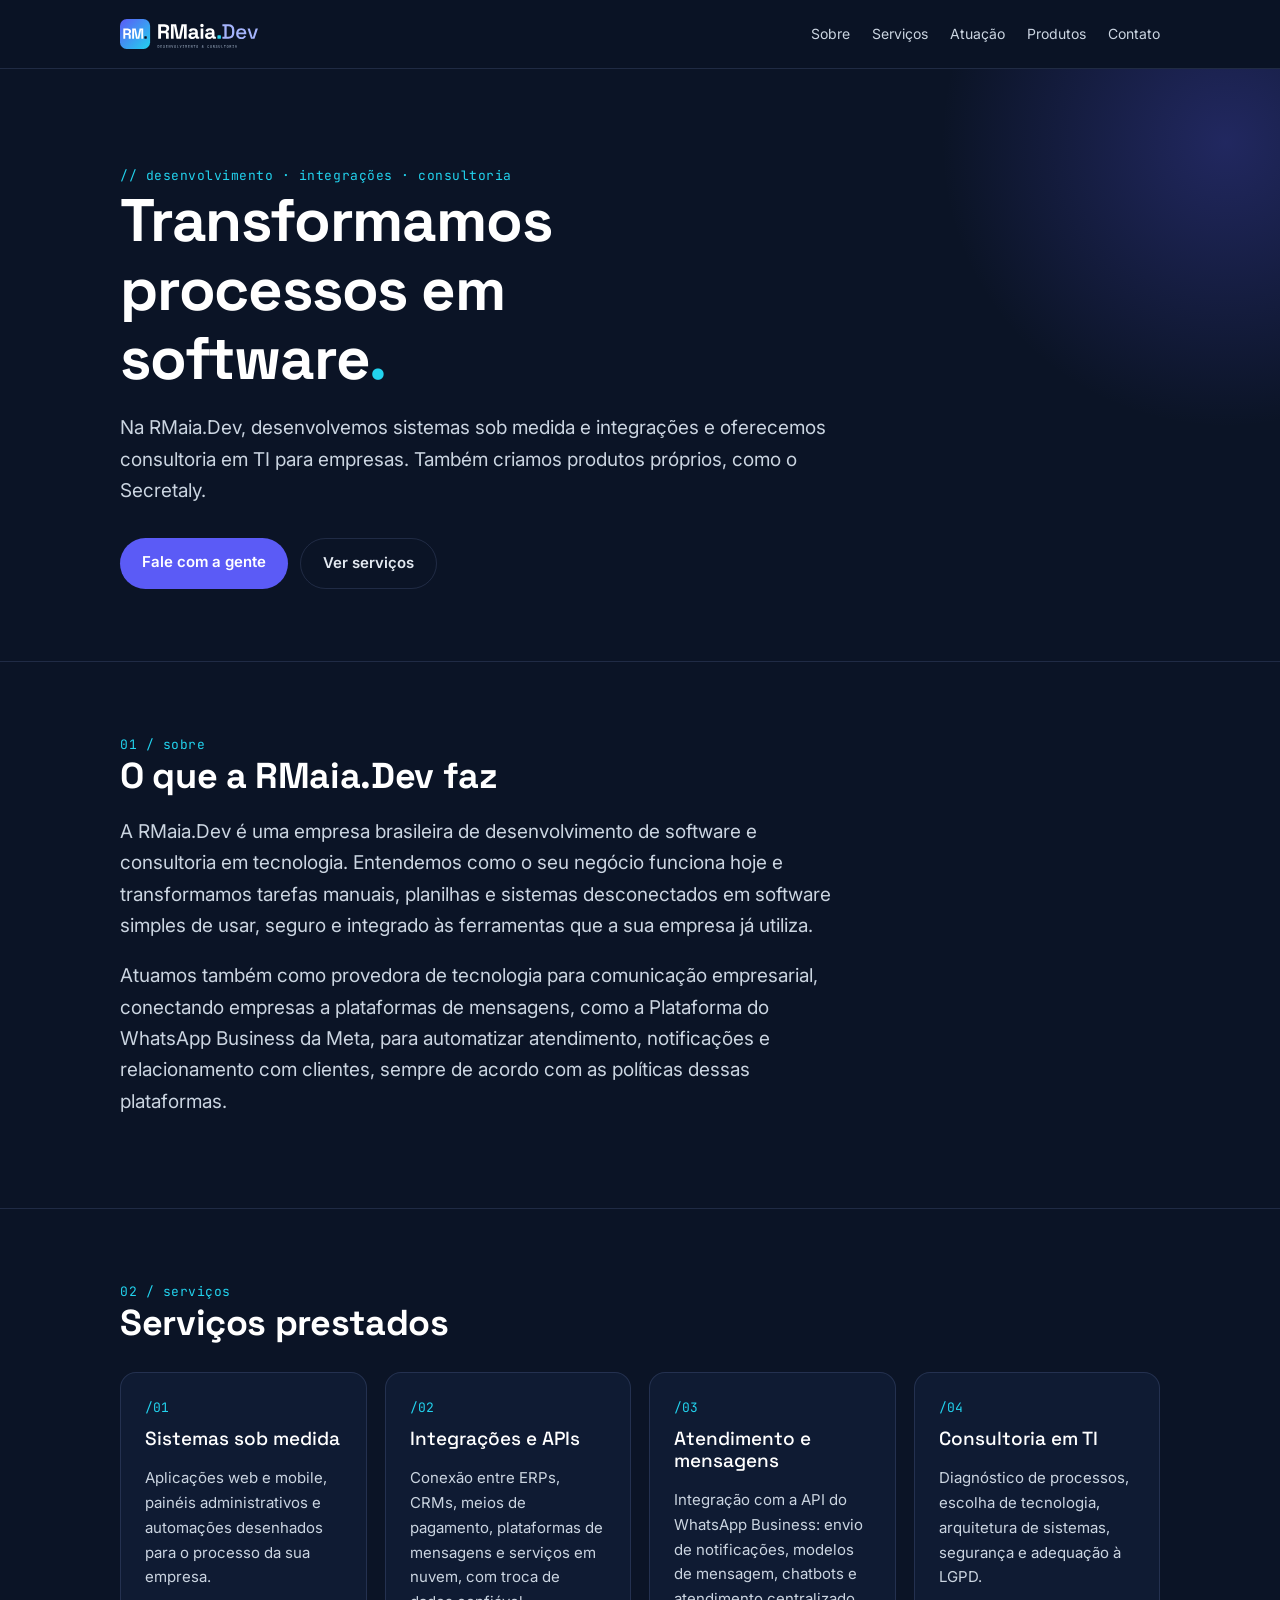
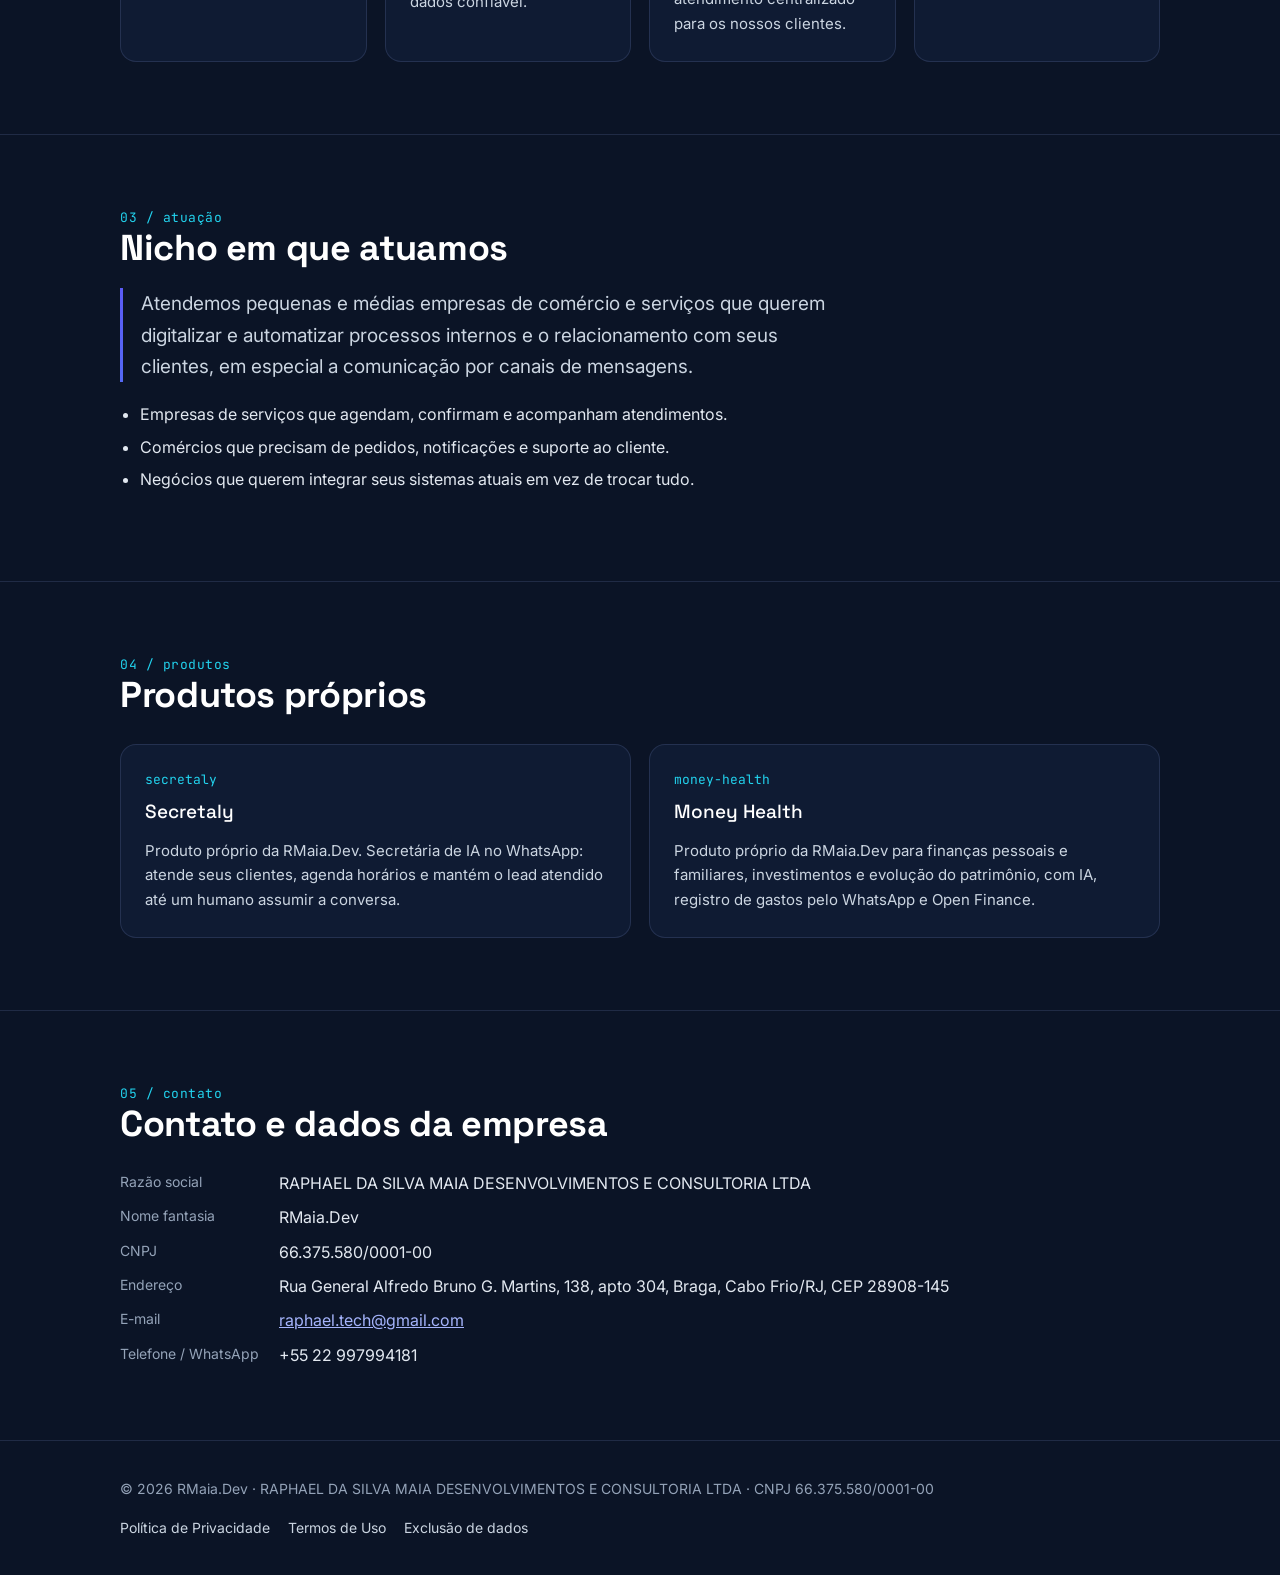
<file: index.html>
<!doctype html>
<html lang="pt-BR">
<head>
<meta charset="utf-8">
<meta name="viewport" content="width=device-width, initial-scale=1">
<title>RMaia.Dev | Software sob medida e integrações</title>
<meta name="description" content="Transformamos processos em software. Sistemas sob medida, integrações e consultoria em TI para empresas.">
<link rel="icon" href="favicon.ico" sizes="any">
<link rel="icon" href="favicon.svg" type="image/svg+xml">
<link rel="apple-touch-icon" href="apple-touch-icon.png">
<meta name="theme-color" content="#0B1426">
<link rel="preconnect" href="https://fonts.googleapis.com">
<link rel="preconnect" href="https://fonts.gstatic.com" crossorigin>
<link href="https://fonts.googleapis.com/css2?family=Space+Grotesk:wght@400;500;700&family=Inter:wght@400;500;600&family=JetBrains+Mono:wght@400;500&display=swap" rel="stylesheet">
<link rel="stylesheet" href="assets/style.css">
</head>
<body>
<header class="topo"><div class="wrap">
  <a class="logo" href="index.html"><img src="assets/logo-horizontal-escuro.svg" alt="RMaia.Dev" width="139" height="30"></a>
  <nav class="menu">
    <a href="index.html#sobre">Sobre</a><a href="index.html#servicos">Serviços</a><a href="index.html#atuacao">Atuação</a><a href="index.html#produtos">Produtos</a><a href="index.html#contato">Contato</a>
  </nav>
</div></header>
<main>

<div class="hero"><div class="wrap">
  <div class="selo">// desenvolvimento · integrações · consultoria</div>
  <h1>Transformamos processos em software<span class="ponto">.</span></h1>
  <p class="lead">Na RMaia.Dev, desenvolvemos sistemas sob medida e integrações e oferecemos consultoria em TI para empresas. Também criamos produtos próprios, como o Secretaly.</p>
  <div class="botoes">
    <a class="btn" href="index.html#contato">Fale com a gente</a>
    <a class="btn sec" href="index.html#servicos">Ver serviços</a>
  </div>
</div></div>

<section id="sobre"><div class="wrap">
  <div class="selo">01 / sobre</div>
  <h2>O que a RMaia.Dev faz</h2>
  <p class="lead">A RMaia.Dev é uma empresa brasileira de desenvolvimento de software e consultoria em tecnologia. Entendemos como o seu negócio funciona hoje e transformamos tarefas manuais, planilhas e sistemas desconectados em software simples de usar, seguro e integrado às ferramentas que a sua empresa já utiliza.</p>
  <p class="lead">Atuamos também como provedora de tecnologia para comunicação empresarial, conectando empresas a plataformas de mensagens, como a Plataforma do WhatsApp Business da Meta, para automatizar atendimento, notificações e relacionamento com clientes, sempre de acordo com as políticas dessas plataformas.</p>
</div></section>

<section id="servicos"><div class="wrap">
  <div class="selo">02 / serviços</div>
  <h2>Serviços prestados</h2>
  <div class="grade">
    <div class="card"><span class="num">/01</span><h3>Sistemas sob medida</h3><p>Aplicações web e mobile, painéis administrativos e automações desenhados para o processo da sua empresa.</p></div>
    <div class="card"><span class="num">/02</span><h3>Integrações e APIs</h3><p>Conexão entre ERPs, CRMs, meios de pagamento, plataformas de mensagens e serviços em nuvem, com troca de dados confiável.</p></div>
    <div class="card"><span class="num">/03</span><h3>Atendimento e mensagens</h3><p>Integração com a API do WhatsApp Business: envio de notificações, modelos de mensagem, chatbots e atendimento centralizado para os nossos clientes.</p></div>
    <div class="card"><span class="num">/04</span><h3>Consultoria em TI</h3><p>Diagnóstico de processos, escolha de tecnologia, arquitetura de sistemas, segurança e adequação à LGPD.</p></div>
  </div>
</div></section>

<section id="atuacao"><div class="wrap">
  <div class="selo">03 / atuação</div>
  <h2>Nicho em que atuamos</h2>
  <p class="lead destaque">Atendemos pequenas e médias empresas de comércio e serviços que querem digitalizar e automatizar processos internos e o relacionamento com seus clientes, em especial a comunicação por canais de mensagens.</p>
  <ul class="lista">
    <li>Empresas de serviços que agendam, confirmam e acompanham atendimentos.</li>
    <li>Comércios que precisam de pedidos, notificações e suporte ao cliente.</li>
    <li>Negócios que querem integrar seus sistemas atuais em vez de trocar tudo.</li>
  </ul>
</div></section>

<section id="produtos"><div class="wrap">
  <div class="selo">04 / produtos</div>
  <h2>Produtos próprios</h2>
  <div class="grade">
    <div class="card"><span class="num">secretaly</span><h3>Secretaly</h3><p>Produto próprio da RMaia.Dev. Secretária de IA no WhatsApp: atende seus clientes, agenda horários e mantém o lead atendido até um humano assumir a conversa.</p></div>
    <div class="card"><span class="num">money-health</span><h3>Money Health</h3><p>Produto próprio da RMaia.Dev para finanças pessoais e familiares, investimentos e evolução do patrimônio, com IA, registro de gastos pelo WhatsApp e Open Finance.</p></div>
  </div>
</div></section>

<section id="contato"><div class="wrap">
  <div class="selo">05 / contato</div>
  <h2>Contato e dados da empresa</h2>
  <dl class="dados">
    <dt>Razão social</dt><dd>RAPHAEL DA SILVA MAIA DESENVOLVIMENTOS E CONSULTORIA LTDA</dd>
    <dt>Nome fantasia</dt><dd>RMaia.Dev</dd>
    <dt>CNPJ</dt><dd>66.375.580/0001-00</dd>
    <dt>Endereço</dt><dd>Rua General Alfredo Bruno G. Martins, 138, apto 304, Braga, Cabo Frio/RJ, CEP 28908-145</dd>
    <dt>E-mail</dt><dd><a href="mailto:raphael.tech@gmail.com">raphael.tech@gmail.com</a></dd>
    <dt>Telefone / WhatsApp</dt><dd>+55 22 997994181</dd>
  </dl>
</div></section>

</main>
<footer class="rodape"><div class="wrap">
  <div>© 2026 RMaia.Dev · RAPHAEL DA SILVA MAIA DESENVOLVIMENTOS E CONSULTORIA LTDA · CNPJ 66.375.580/0001-00</div>
  <nav>
    <a href="privacidade.html">Política de Privacidade</a>
    <a href="termos.html">Termos de Uso</a>
    <a href="exclusao-de-dados.html">Exclusão de dados</a>
  </nav>
</div></footer>
</body>
</html>
</file>
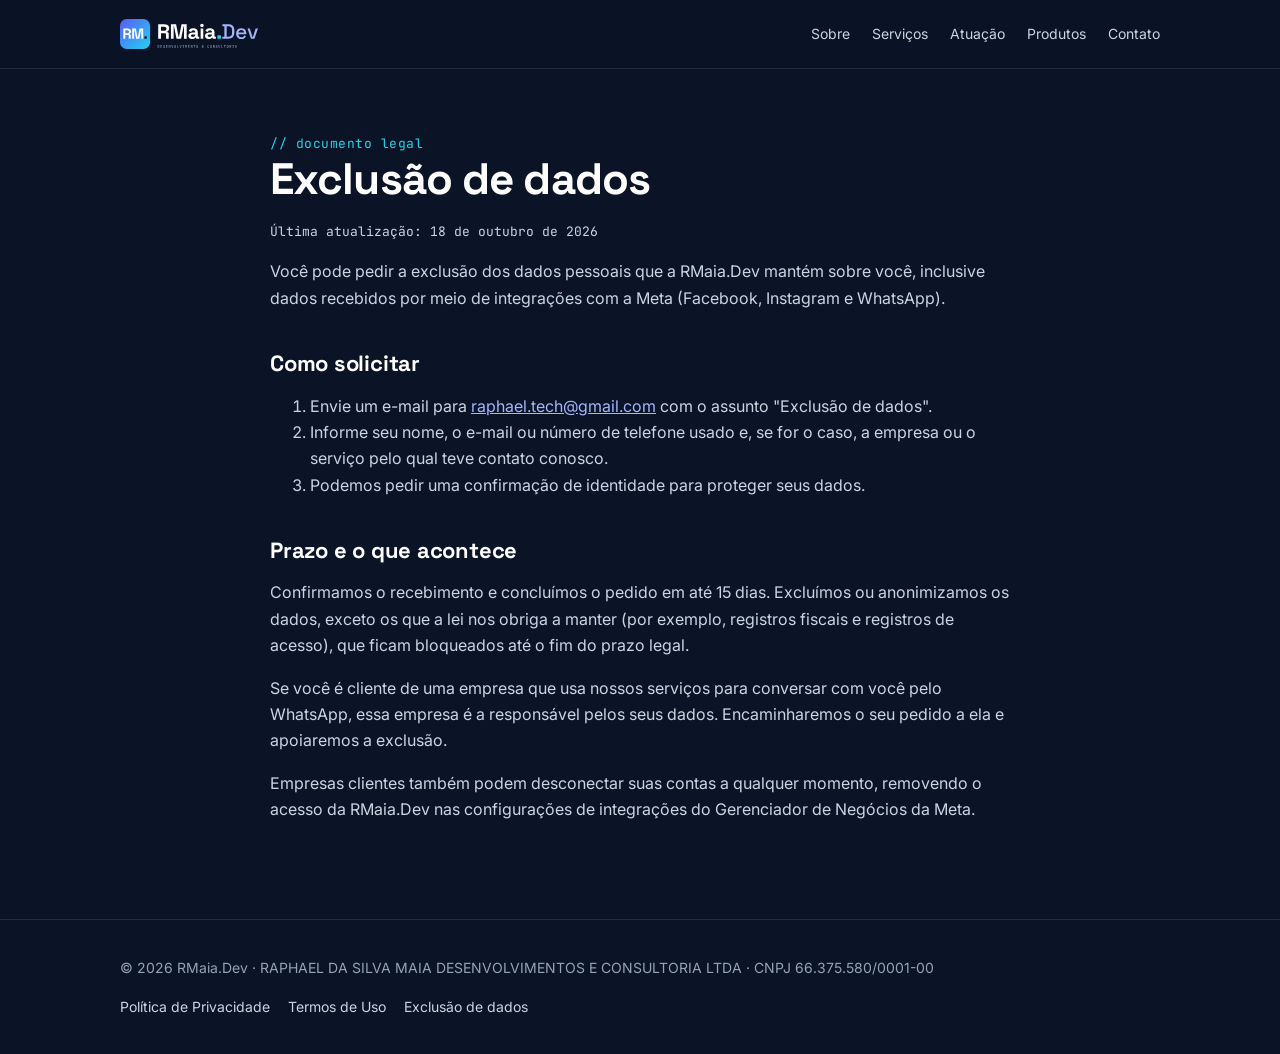
<file: exclusao-de-dados.html>
<!doctype html>
<html lang="pt-BR">
<head>
<meta charset="utf-8">
<meta name="viewport" content="width=device-width, initial-scale=1">
<title>Exclusão de dados | RMaia.Dev</title>
<meta name="description" content="Como solicitar a exclusão dos seus dados pessoais na RMaia.Dev.">
<link rel="icon" href="favicon.ico" sizes="any">
<link rel="icon" href="favicon.svg" type="image/svg+xml">
<link rel="apple-touch-icon" href="apple-touch-icon.png">
<meta name="theme-color" content="#0B1426">
<link rel="preconnect" href="https://fonts.googleapis.com">
<link rel="preconnect" href="https://fonts.gstatic.com" crossorigin>
<link href="https://fonts.googleapis.com/css2?family=Space+Grotesk:wght@400;500;700&family=Inter:wght@400;500;600&family=JetBrains+Mono:wght@400;500&display=swap" rel="stylesheet">
<link rel="stylesheet" href="assets/style.css">
</head>
<body>
<header class="topo"><div class="wrap">
  <a class="logo" href="index.html"><img src="assets/logo-horizontal-escuro.svg" alt="RMaia.Dev" width="139" height="30"></a>
  <nav class="menu">
    <a href="index.html#sobre">Sobre</a><a href="index.html#servicos">Serviços</a><a href="index.html#atuacao">Atuação</a><a href="index.html#produtos">Produtos</a><a href="index.html#contato">Contato</a>
  </nav>
</div></header>
<main>

<div class="legal"><div class="wrap">
<div class="selo">// documento legal</div>
<h1>Exclusão de dados</h1>
<p class="atualizado">Última atualização: 18 de outubro de 2026</p>
<p>Você pode pedir a exclusão dos dados pessoais que a RMaia.Dev mantém sobre você, inclusive dados recebidos por meio de integrações com a Meta (Facebook, Instagram e WhatsApp).</p>
<h2>Como solicitar</h2>
<ol>
<li>Envie um e-mail para <a href="mailto:raphael.tech@gmail.com?subject=Exclus%C3%A3o%20de%20dados">raphael.tech@gmail.com</a> com o assunto "Exclusão de dados".</li>
<li>Informe seu nome, o e-mail ou número de telefone usado e, se for o caso, a empresa ou o serviço pelo qual teve contato conosco.</li>
<li>Podemos pedir uma confirmação de identidade para proteger seus dados.</li>
</ol>
<h2>Prazo e o que acontece</h2>
<p>Confirmamos o recebimento e concluímos o pedido em até 15 dias. Excluímos ou anonimizamos os dados, exceto os que a lei nos obriga a manter (por exemplo, registros fiscais e registros de acesso), que ficam bloqueados até o fim do prazo legal.</p>
<p>Se você é cliente de uma empresa que usa nossos serviços para conversar com você pelo WhatsApp, essa empresa é a responsável pelos seus dados. Encaminharemos o seu pedido a ela e apoiaremos a exclusão.</p>
<p>Empresas clientes também podem desconectar suas contas a qualquer momento, removendo o acesso da RMaia.Dev nas configurações de integrações do Gerenciador de Negócios da Meta.</p>
</div></div>

</main>
<footer class="rodape"><div class="wrap">
  <div>© 2026 RMaia.Dev · RAPHAEL DA SILVA MAIA DESENVOLVIMENTOS E CONSULTORIA LTDA · CNPJ 66.375.580/0001-00</div>
  <nav>
    <a href="privacidade.html">Política de Privacidade</a>
    <a href="termos.html">Termos de Uso</a>
    <a href="exclusao-de-dados.html">Exclusão de dados</a>
  </nav>
</div></footer>
</body>
</html>
</file>
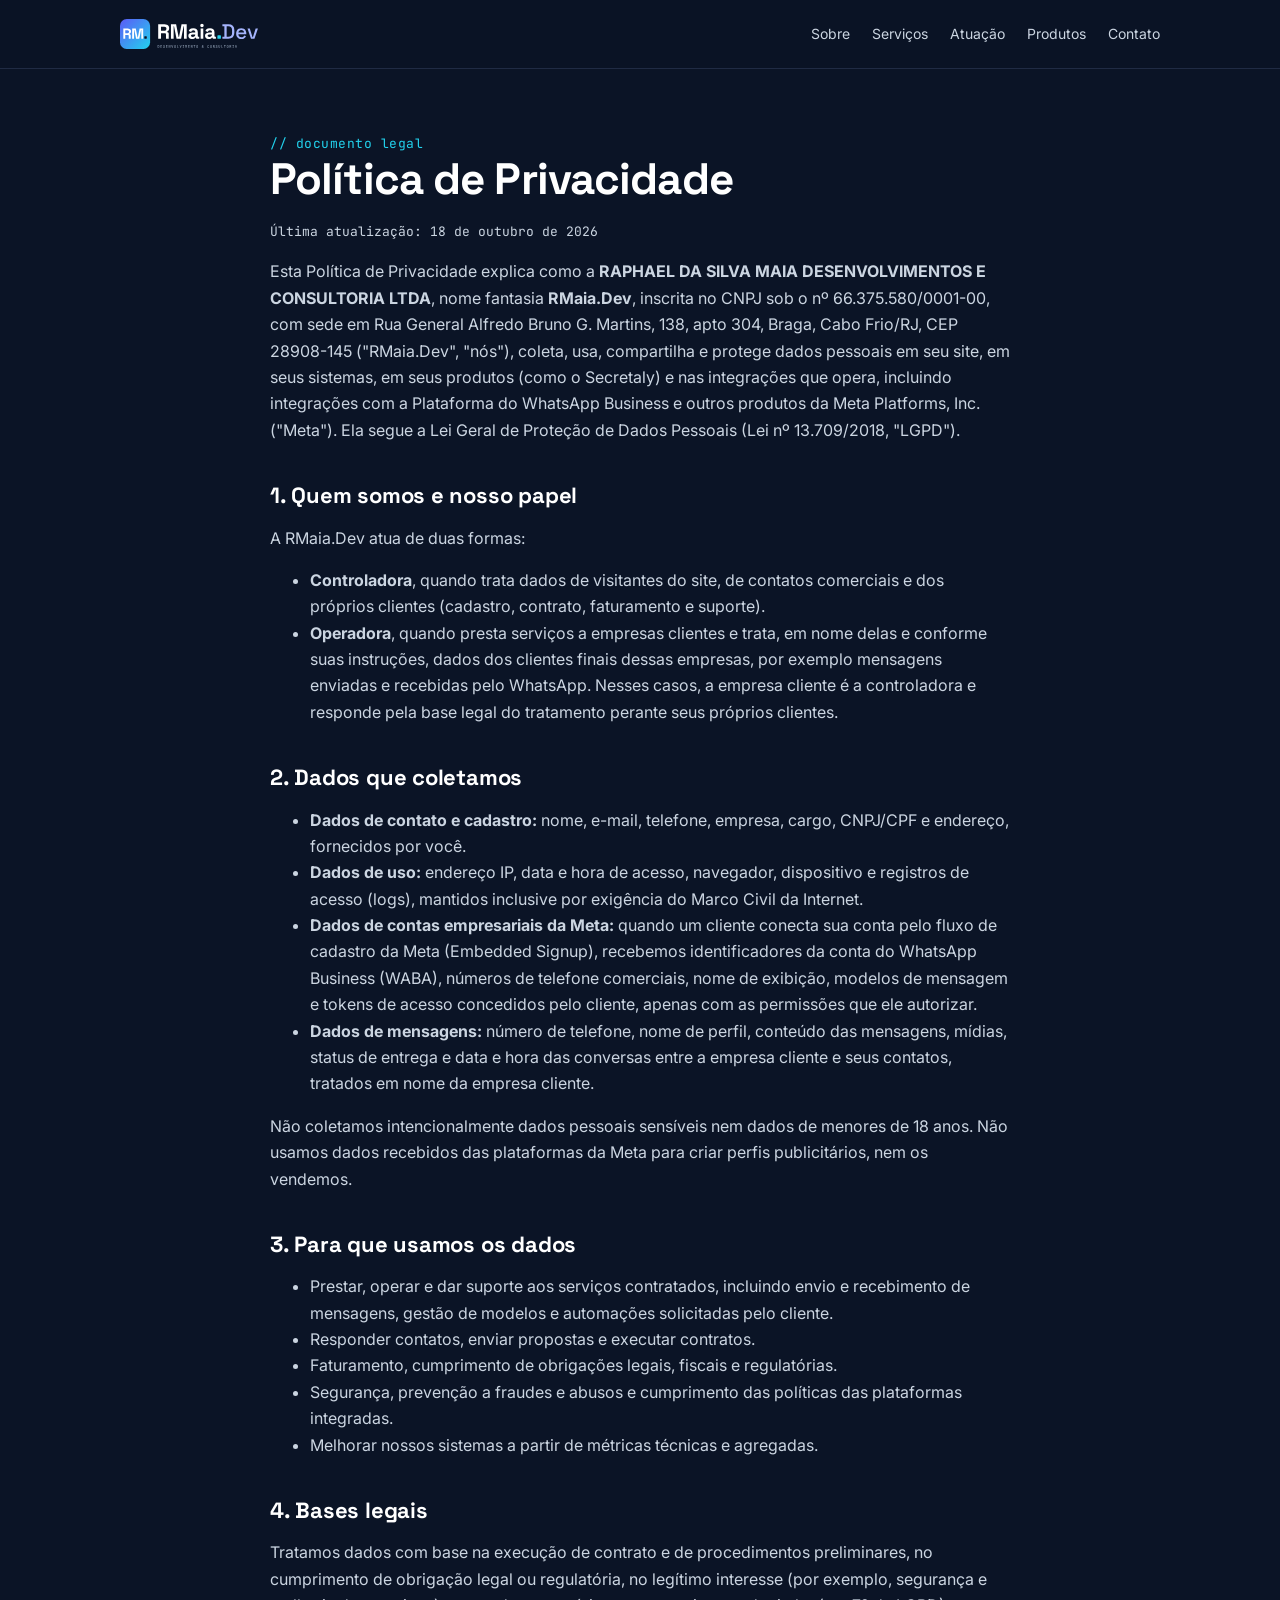
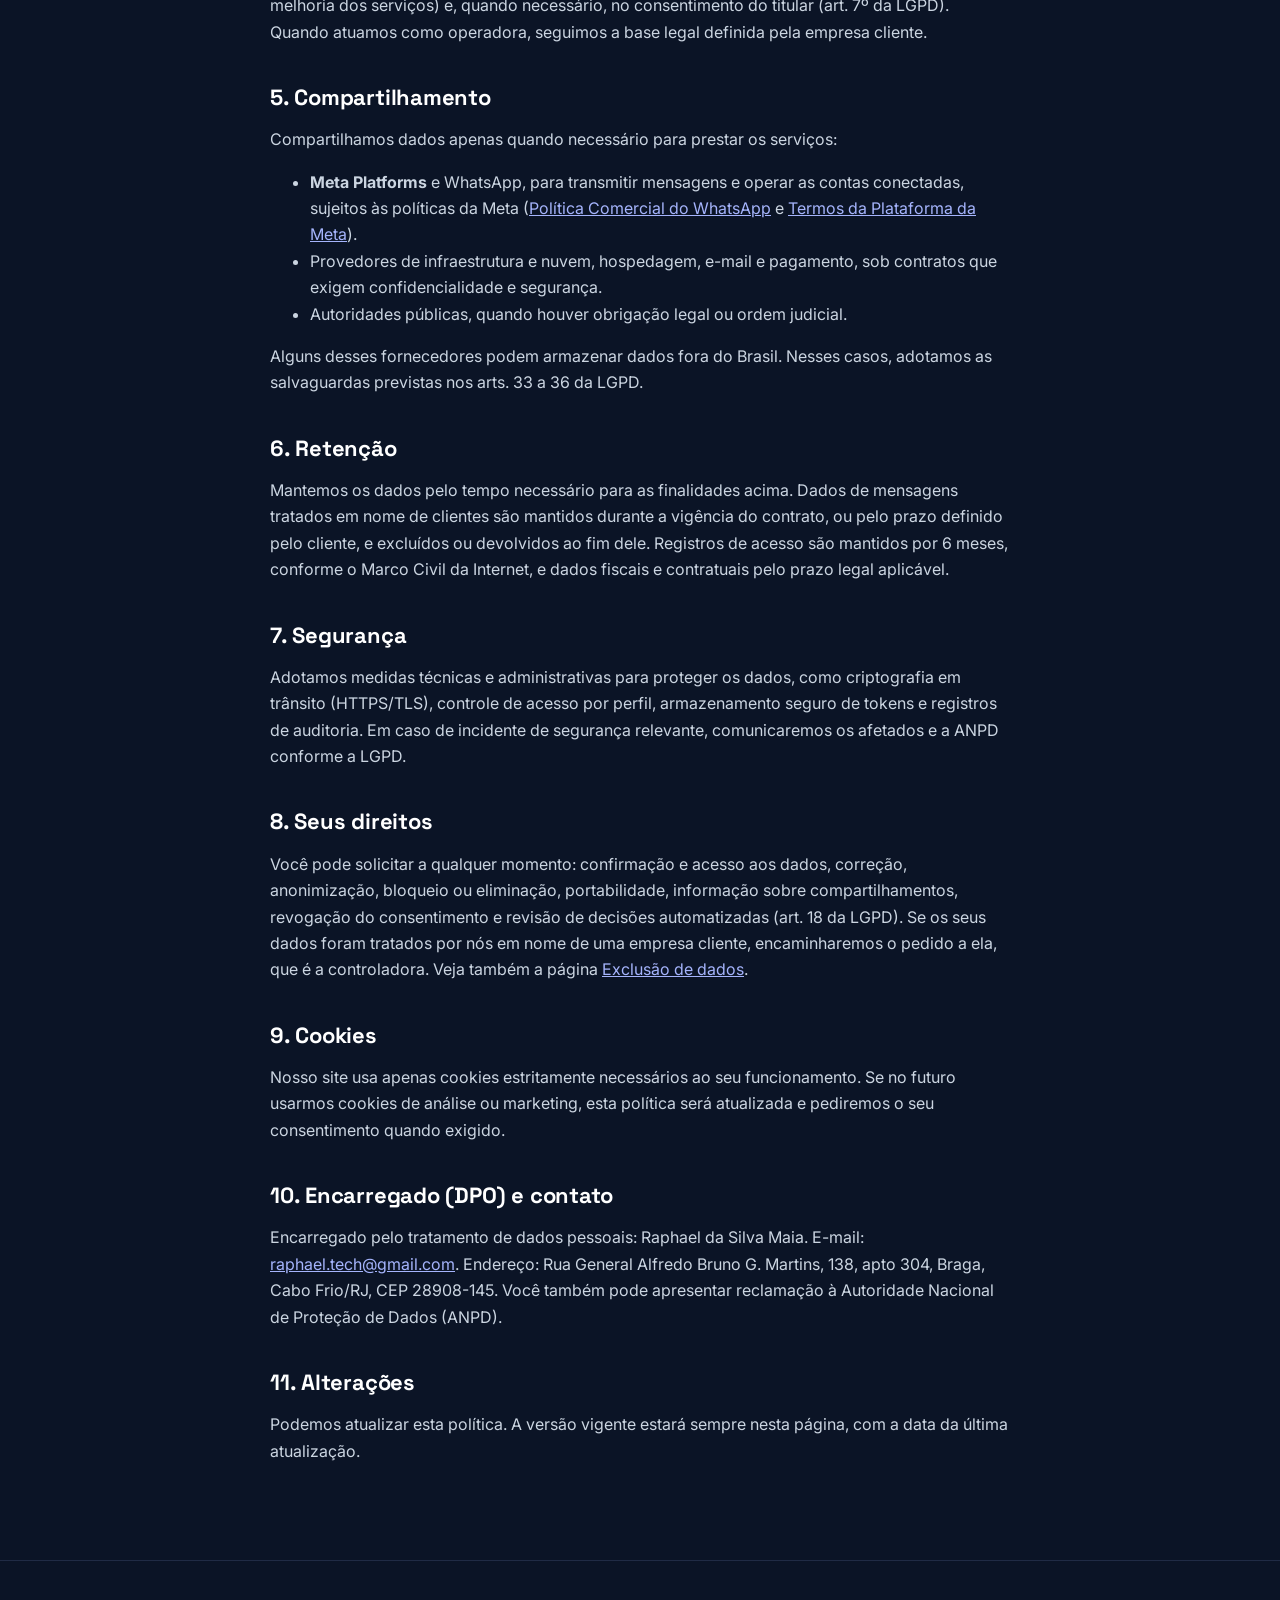
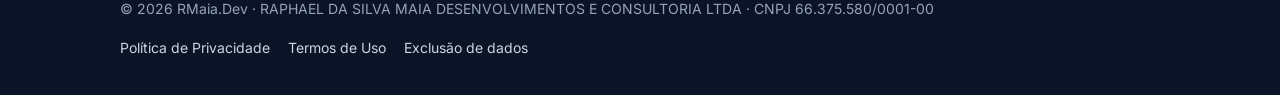
<file: privacidade.html>
<!doctype html>
<html lang="pt-BR">
<head>
<meta charset="utf-8">
<meta name="viewport" content="width=device-width, initial-scale=1">
<title>Política de Privacidade | RMaia.Dev</title>
<meta name="description" content="Política de Privacidade da RMaia.Dev, de acordo com a LGPD.">
<link rel="icon" href="favicon.ico" sizes="any">
<link rel="icon" href="favicon.svg" type="image/svg+xml">
<link rel="apple-touch-icon" href="apple-touch-icon.png">
<meta name="theme-color" content="#0B1426">
<link rel="preconnect" href="https://fonts.googleapis.com">
<link rel="preconnect" href="https://fonts.gstatic.com" crossorigin>
<link href="https://fonts.googleapis.com/css2?family=Space+Grotesk:wght@400;500;700&family=Inter:wght@400;500;600&family=JetBrains+Mono:wght@400;500&display=swap" rel="stylesheet">
<link rel="stylesheet" href="assets/style.css">
</head>
<body>
<header class="topo"><div class="wrap">
  <a class="logo" href="index.html"><img src="assets/logo-horizontal-escuro.svg" alt="RMaia.Dev" width="139" height="30"></a>
  <nav class="menu">
    <a href="index.html#sobre">Sobre</a><a href="index.html#servicos">Serviços</a><a href="index.html#atuacao">Atuação</a><a href="index.html#produtos">Produtos</a><a href="index.html#contato">Contato</a>
  </nav>
</div></header>
<main>

<div class="legal"><div class="wrap">
<div class="selo">// documento legal</div>
<h1>Política de Privacidade</h1>
<p class="atualizado">Última atualização: 18 de outubro de 2026</p>

<p>Esta Política de Privacidade explica como a <strong>RAPHAEL DA SILVA MAIA DESENVOLVIMENTOS E CONSULTORIA LTDA</strong>, nome fantasia <strong>RMaia.Dev</strong>, inscrita no CNPJ sob o nº 66.375.580/0001-00, com sede em Rua General Alfredo Bruno G. Martins, 138, apto 304, Braga, Cabo Frio/RJ, CEP 28908-145 ("RMaia.Dev", "nós"), coleta, usa, compartilha e protege dados pessoais em seu site, em seus sistemas, em seus produtos (como o Secretaly) e nas integrações que opera, incluindo integrações com a Plataforma do WhatsApp Business e outros produtos da Meta Platforms, Inc. ("Meta"). Ela segue a Lei Geral de Proteção de Dados Pessoais (Lei nº 13.709/2018, "LGPD").</p>

<h2>1. Quem somos e nosso papel</h2>
<p>A RMaia.Dev atua de duas formas:</p>
<ul>
<li><strong>Controladora</strong>, quando trata dados de visitantes do site, de contatos comerciais e dos próprios clientes (cadastro, contrato, faturamento e suporte).</li>
<li><strong>Operadora</strong>, quando presta serviços a empresas clientes e trata, em nome delas e conforme suas instruções, dados dos clientes finais dessas empresas, por exemplo mensagens enviadas e recebidas pelo WhatsApp. Nesses casos, a empresa cliente é a controladora e responde pela base legal do tratamento perante seus próprios clientes.</li>
</ul>

<h2>2. Dados que coletamos</h2>
<ul>
<li><strong>Dados de contato e cadastro:</strong> nome, e-mail, telefone, empresa, cargo, CNPJ/CPF e endereço, fornecidos por você.</li>
<li><strong>Dados de uso:</strong> endereço IP, data e hora de acesso, navegador, dispositivo e registros de acesso (logs), mantidos inclusive por exigência do Marco Civil da Internet.</li>
<li><strong>Dados de contas empresariais da Meta:</strong> quando um cliente conecta sua conta pelo fluxo de cadastro da Meta (Embedded Signup), recebemos identificadores da conta do WhatsApp Business (WABA), números de telefone comerciais, nome de exibição, modelos de mensagem e tokens de acesso concedidos pelo cliente, apenas com as permissões que ele autorizar.</li>
<li><strong>Dados de mensagens:</strong> número de telefone, nome de perfil, conteúdo das mensagens, mídias, status de entrega e data e hora das conversas entre a empresa cliente e seus contatos, tratados em nome da empresa cliente.</li>
</ul>
<p>Não coletamos intencionalmente dados pessoais sensíveis nem dados de menores de 18 anos. Não usamos dados recebidos das plataformas da Meta para criar perfis publicitários, nem os vendemos.</p>

<h2>3. Para que usamos os dados</h2>
<ul>
<li>Prestar, operar e dar suporte aos serviços contratados, incluindo envio e recebimento de mensagens, gestão de modelos e automações solicitadas pelo cliente.</li>
<li>Responder contatos, enviar propostas e executar contratos.</li>
<li>Faturamento, cumprimento de obrigações legais, fiscais e regulatórias.</li>
<li>Segurança, prevenção a fraudes e abusos e cumprimento das políticas das plataformas integradas.</li>
<li>Melhorar nossos sistemas a partir de métricas técnicas e agregadas.</li>
</ul>

<h2>4. Bases legais</h2>
<p>Tratamos dados com base na execução de contrato e de procedimentos preliminares, no cumprimento de obrigação legal ou regulatória, no legítimo interesse (por exemplo, segurança e melhoria dos serviços) e, quando necessário, no consentimento do titular (art. 7º da LGPD). Quando atuamos como operadora, seguimos a base legal definida pela empresa cliente.</p>

<h2>5. Compartilhamento</h2>
<p>Compartilhamos dados apenas quando necessário para prestar os serviços:</p>
<ul>
<li><strong>Meta Platforms</strong> e WhatsApp, para transmitir mensagens e operar as contas conectadas, sujeitos às políticas da Meta (<a href="https://www.whatsapp.com/legal/business-policy/" rel="noopener">Política Comercial do WhatsApp</a> e <a href="https://developers.facebook.com/terms/" rel="noopener">Termos da Plataforma da Meta</a>).</li>
<li>Provedores de infraestrutura e nuvem, hospedagem, e-mail e pagamento, sob contratos que exigem confidencialidade e segurança.</li>
<li>Autoridades públicas, quando houver obrigação legal ou ordem judicial.</li>
</ul>
<p>Alguns desses fornecedores podem armazenar dados fora do Brasil. Nesses casos, adotamos as salvaguardas previstas nos arts. 33 a 36 da LGPD.</p>

<h2>6. Retenção</h2>
<p>Mantemos os dados pelo tempo necessário para as finalidades acima. Dados de mensagens tratados em nome de clientes são mantidos durante a vigência do contrato, ou pelo prazo definido pelo cliente, e excluídos ou devolvidos ao fim dele. Registros de acesso são mantidos por 6 meses, conforme o Marco Civil da Internet, e dados fiscais e contratuais pelo prazo legal aplicável.</p>

<h2>7. Segurança</h2>
<p>Adotamos medidas técnicas e administrativas para proteger os dados, como criptografia em trânsito (HTTPS/TLS), controle de acesso por perfil, armazenamento seguro de tokens e registros de auditoria. Em caso de incidente de segurança relevante, comunicaremos os afetados e a ANPD conforme a LGPD.</p>

<h2>8. Seus direitos</h2>
<p>Você pode solicitar a qualquer momento: confirmação e acesso aos dados, correção, anonimização, bloqueio ou eliminação, portabilidade, informação sobre compartilhamentos, revogação do consentimento e revisão de decisões automatizadas (art. 18 da LGPD). Se os seus dados foram tratados por nós em nome de uma empresa cliente, encaminharemos o pedido a ela, que é a controladora. Veja também a página <a href="exclusao-de-dados.html">Exclusão de dados</a>.</p>

<h2>9. Cookies</h2>
<p>Nosso site usa apenas cookies estritamente necessários ao seu funcionamento. Se no futuro usarmos cookies de análise ou marketing, esta política será atualizada e pediremos o seu consentimento quando exigido.</p>

<h2>10. Encarregado (DPO) e contato</h2>
<p>Encarregado pelo tratamento de dados pessoais: Raphael da Silva Maia. E-mail: <a href="mailto:raphael.tech@gmail.com">raphael.tech@gmail.com</a>. Endereço: Rua General Alfredo Bruno G. Martins, 138, apto 304, Braga, Cabo Frio/RJ, CEP 28908-145. Você também pode apresentar reclamação à Autoridade Nacional de Proteção de Dados (ANPD).</p>

<h2>11. Alterações</h2>
<p>Podemos atualizar esta política. A versão vigente estará sempre nesta página, com a data da última atualização.</p>
</div></div>

</main>
<footer class="rodape"><div class="wrap">
  <div>© 2026 RMaia.Dev · RAPHAEL DA SILVA MAIA DESENVOLVIMENTOS E CONSULTORIA LTDA · CNPJ 66.375.580/0001-00</div>
  <nav>
    <a href="privacidade.html">Política de Privacidade</a>
    <a href="termos.html">Termos de Uso</a>
    <a href="exclusao-de-dados.html">Exclusão de dados</a>
  </nav>
</div></footer>
</body>
</html>
</file>
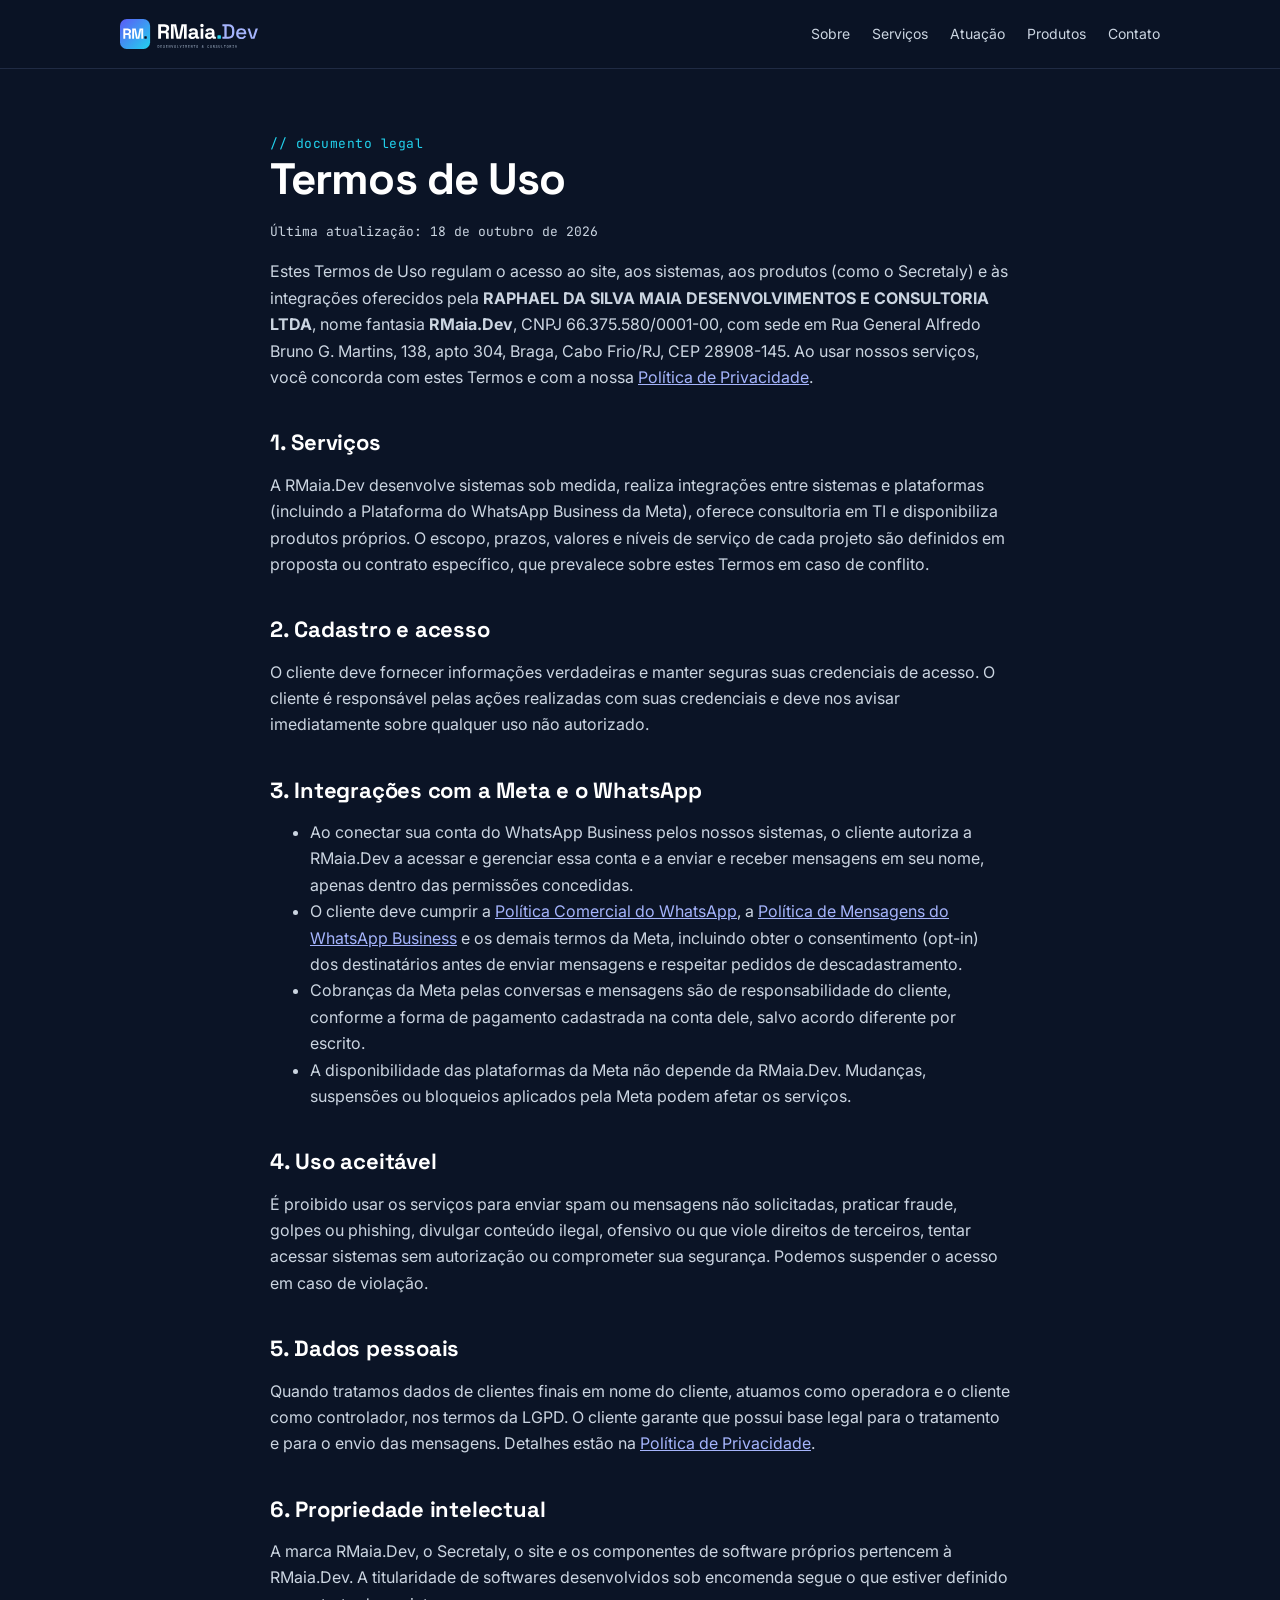
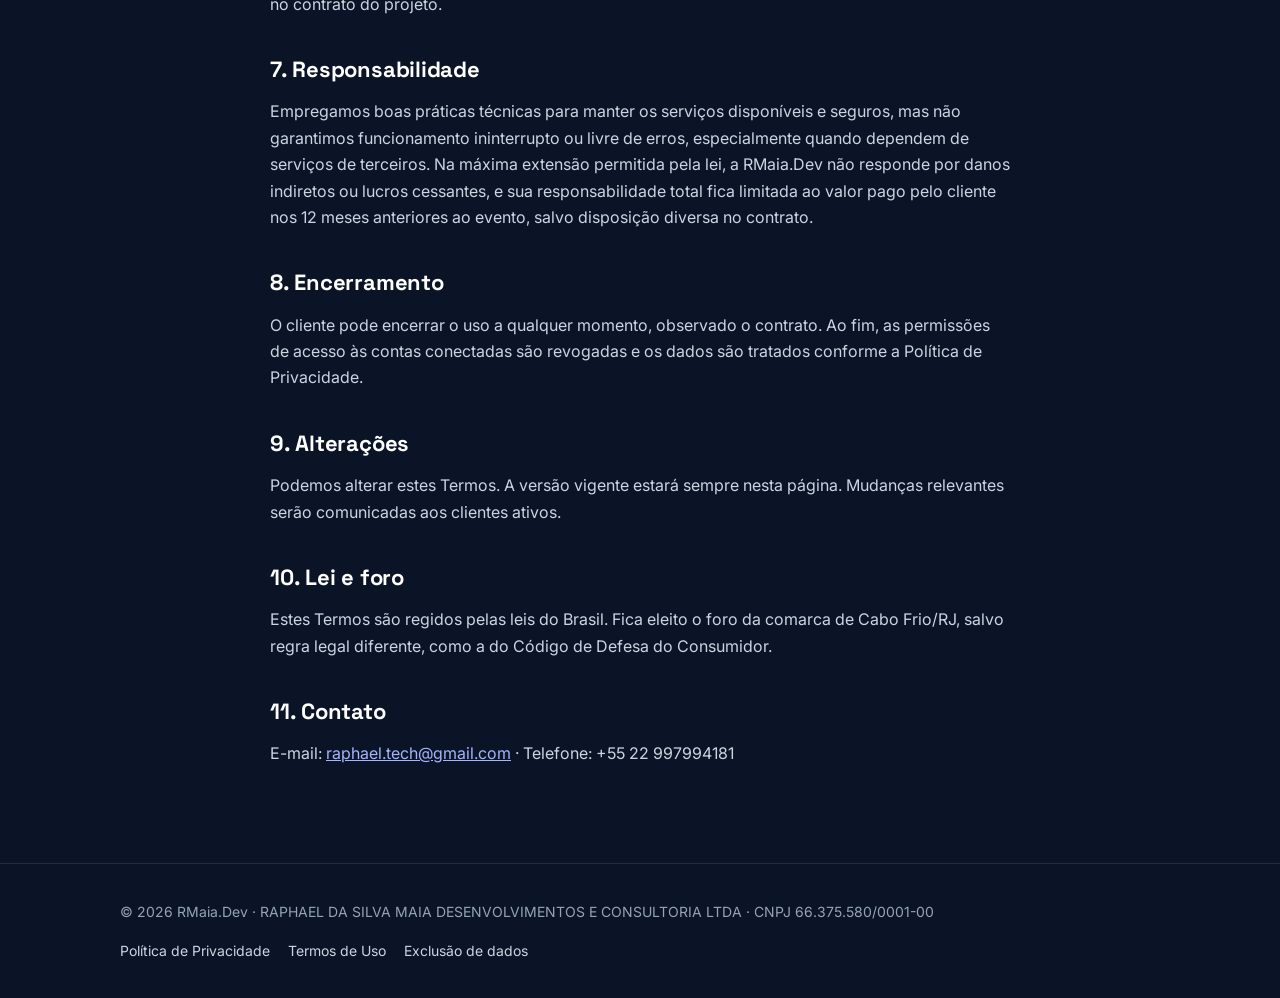
<file: termos.html>
<!doctype html>
<html lang="pt-BR">
<head>
<meta charset="utf-8">
<meta name="viewport" content="width=device-width, initial-scale=1">
<title>Termos de Uso | RMaia.Dev</title>
<meta name="description" content="Termos de Uso do site, sistemas e serviços da RMaia.Dev.">
<link rel="icon" href="favicon.ico" sizes="any">
<link rel="icon" href="favicon.svg" type="image/svg+xml">
<link rel="apple-touch-icon" href="apple-touch-icon.png">
<meta name="theme-color" content="#0B1426">
<link rel="preconnect" href="https://fonts.googleapis.com">
<link rel="preconnect" href="https://fonts.gstatic.com" crossorigin>
<link href="https://fonts.googleapis.com/css2?family=Space+Grotesk:wght@400;500;700&family=Inter:wght@400;500;600&family=JetBrains+Mono:wght@400;500&display=swap" rel="stylesheet">
<link rel="stylesheet" href="assets/style.css">
</head>
<body>
<header class="topo"><div class="wrap">
  <a class="logo" href="index.html"><img src="assets/logo-horizontal-escuro.svg" alt="RMaia.Dev" width="139" height="30"></a>
  <nav class="menu">
    <a href="index.html#sobre">Sobre</a><a href="index.html#servicos">Serviços</a><a href="index.html#atuacao">Atuação</a><a href="index.html#produtos">Produtos</a><a href="index.html#contato">Contato</a>
  </nav>
</div></header>
<main>

<div class="legal"><div class="wrap">
<div class="selo">// documento legal</div>
<h1>Termos de Uso</h1>
<p class="atualizado">Última atualização: 18 de outubro de 2026</p>

<p>Estes Termos de Uso regulam o acesso ao site, aos sistemas, aos produtos (como o Secretaly) e às integrações oferecidos pela <strong>RAPHAEL DA SILVA MAIA DESENVOLVIMENTOS E CONSULTORIA LTDA</strong>, nome fantasia <strong>RMaia.Dev</strong>, CNPJ 66.375.580/0001-00, com sede em Rua General Alfredo Bruno G. Martins, 138, apto 304, Braga, Cabo Frio/RJ, CEP 28908-145. Ao usar nossos serviços, você concorda com estes Termos e com a nossa <a href="privacidade.html">Política de Privacidade</a>.</p>

<h2>1. Serviços</h2>
<p>A RMaia.Dev desenvolve sistemas sob medida, realiza integrações entre sistemas e plataformas (incluindo a Plataforma do WhatsApp Business da Meta), oferece consultoria em TI e disponibiliza produtos próprios. O escopo, prazos, valores e níveis de serviço de cada projeto são definidos em proposta ou contrato específico, que prevalece sobre estes Termos em caso de conflito.</p>

<h2>2. Cadastro e acesso</h2>
<p>O cliente deve fornecer informações verdadeiras e manter seguras suas credenciais de acesso. O cliente é responsável pelas ações realizadas com suas credenciais e deve nos avisar imediatamente sobre qualquer uso não autorizado.</p>

<h2>3. Integrações com a Meta e o WhatsApp</h2>
<ul>
<li>Ao conectar sua conta do WhatsApp Business pelos nossos sistemas, o cliente autoriza a RMaia.Dev a acessar e gerenciar essa conta e a enviar e receber mensagens em seu nome, apenas dentro das permissões concedidas.</li>
<li>O cliente deve cumprir a <a href="https://www.whatsapp.com/legal/business-policy/" rel="noopener">Política Comercial do WhatsApp</a>, a <a href="https://business.whatsapp.com/policy" rel="noopener">Política de Mensagens do WhatsApp Business</a> e os demais termos da Meta, incluindo obter o consentimento (opt-in) dos destinatários antes de enviar mensagens e respeitar pedidos de descadastramento.</li>
<li>Cobranças da Meta pelas conversas e mensagens são de responsabilidade do cliente, conforme a forma de pagamento cadastrada na conta dele, salvo acordo diferente por escrito.</li>
<li>A disponibilidade das plataformas da Meta não depende da RMaia.Dev. Mudanças, suspensões ou bloqueios aplicados pela Meta podem afetar os serviços.</li>
</ul>

<h2>4. Uso aceitável</h2>
<p>É proibido usar os serviços para enviar spam ou mensagens não solicitadas, praticar fraude, golpes ou phishing, divulgar conteúdo ilegal, ofensivo ou que viole direitos de terceiros, tentar acessar sistemas sem autorização ou comprometer sua segurança. Podemos suspender o acesso em caso de violação.</p>

<h2>5. Dados pessoais</h2>
<p>Quando tratamos dados de clientes finais em nome do cliente, atuamos como operadora e o cliente como controlador, nos termos da LGPD. O cliente garante que possui base legal para o tratamento e para o envio das mensagens. Detalhes estão na <a href="privacidade.html">Política de Privacidade</a>.</p>

<h2>6. Propriedade intelectual</h2>
<p>A marca RMaia.Dev, o Secretaly, o site e os componentes de software próprios pertencem à RMaia.Dev. A titularidade de softwares desenvolvidos sob encomenda segue o que estiver definido no contrato do projeto.</p>

<h2>7. Responsabilidade</h2>
<p>Empregamos boas práticas técnicas para manter os serviços disponíveis e seguros, mas não garantimos funcionamento ininterrupto ou livre de erros, especialmente quando dependem de serviços de terceiros. Na máxima extensão permitida pela lei, a RMaia.Dev não responde por danos indiretos ou lucros cessantes, e sua responsabilidade total fica limitada ao valor pago pelo cliente nos 12 meses anteriores ao evento, salvo disposição diversa no contrato.</p>

<h2>8. Encerramento</h2>
<p>O cliente pode encerrar o uso a qualquer momento, observado o contrato. Ao fim, as permissões de acesso às contas conectadas são revogadas e os dados são tratados conforme a Política de Privacidade.</p>

<h2>9. Alterações</h2>
<p>Podemos alterar estes Termos. A versão vigente estará sempre nesta página. Mudanças relevantes serão comunicadas aos clientes ativos.</p>

<h2>10. Lei e foro</h2>
<p>Estes Termos são regidos pelas leis do Brasil. Fica eleito o foro da comarca de Cabo Frio/RJ, salvo regra legal diferente, como a do Código de Defesa do Consumidor.</p>

<h2>11. Contato</h2>
<p>E-mail: <a href="mailto:raphael.tech@gmail.com">raphael.tech@gmail.com</a> · Telefone: +55 22 997994181</p>
</div></div>

</main>
<footer class="rodape"><div class="wrap">
  <div>© 2026 RMaia.Dev · RAPHAEL DA SILVA MAIA DESENVOLVIMENTOS E CONSULTORIA LTDA · CNPJ 66.375.580/0001-00</div>
  <nav>
    <a href="privacidade.html">Política de Privacidade</a>
    <a href="termos.html">Termos de Uso</a>
    <a href="exclusao-de-dados.html">Exclusão de dados</a>
  </nav>
</div></footer>
</body>
</html>
</file>
<file: assets/style.css>
:root {
  --rm-noite: #0B1426;
  --rm-indigo: #5B5BF6;
  --rm-ciano: #22D3EE;
  --rm-lavanda: #A5B4FC;
  --rm-ardosia: #94A3B8;
  --rm-branco: #FFFFFF;
  --rm-superficie: #0F1B33;
  --rm-borda: rgba(165, 180, 252, 0.14);
  --rm-gradiente: linear-gradient(135deg, #5B5BF6 0%, #22D3EE 100%);
  --rm-fonte-titulo: "Space Grotesk", system-ui, sans-serif;
  --rm-fonte-texto: "Inter", system-ui, sans-serif;
  --rm-fonte-codigo: "JetBrains Mono", ui-monospace, monospace;
}

* { box-sizing: border-box; }
html { scroll-behavior: smooth; }
body {
  margin: 0;
  background: var(--rm-noite);
  color: #E2E8F0;
  font: 16px/1.65 var(--rm-fonte-texto);
  -webkit-font-smoothing: antialiased;
}
a { color: var(--rm-lavanda); }
a:hover { color: var(--rm-ciano); }
img { max-width: 100%; display: block; }

.wrap { max-width: 1080px; margin: 0 auto; padding: 0 20px; }

/* Cabeçalho */
header.topo {
  position: sticky; top: 0; z-index: 10;
  background: rgba(11, 20, 38, 0.88);
  backdrop-filter: blur(10px);
  border-bottom: 1px solid var(--rm-borda);
}
header.topo .wrap { display: flex; align-items: center; justify-content: space-between; height: 68px; gap: 16px; }
header.topo .logo img { height: 30px; width: auto; }
nav.menu { display: flex; gap: 22px; font-size: 14px; }
nav.menu a { color: #CBD5E1; text-decoration: none; }
nav.menu a:hover { color: var(--rm-ciano); }
@media (max-width: 720px) { nav.menu { display: none; } }

/* Hero */
.hero { padding: 96px 0 72px; position: relative; overflow: hidden; }
.hero::before {
  content: ""; position: absolute; inset: -40% -20% auto auto; width: 620px; height: 620px;
  background: radial-gradient(circle, rgba(91, 91, 246, 0.28), transparent 65%);
  pointer-events: none;
}
.selo { font-family: var(--rm-fonte-codigo); font-size: 13px; color: var(--rm-ciano); letter-spacing: 0.04em; }
h1, h2, h3 { font-family: var(--rm-fonte-titulo); color: var(--rm-branco); line-height: 1.15; margin: 0 0 16px; }
h1 { font-size: clamp(36px, 6vw, 60px); font-weight: 700; letter-spacing: -0.02em; max-width: 14ch; }
h1 .ponto, .ponto { color: var(--rm-ciano); }
h2 { font-size: clamp(26px, 4vw, 36px); font-weight: 700; letter-spacing: -0.01em; }
h3 { font-size: 19px; font-weight: 500; }
.lead { font-size: 19px; color: #CBD5E1; max-width: 60ch; }
.botoes { display: flex; flex-wrap: wrap; gap: 12px; margin-top: 32px; }
.btn {
  display: inline-block; padding: 12px 22px; border-radius: 999px; font-weight: 600; font-size: 15px;
  text-decoration: none; color: var(--rm-branco); background: var(--rm-indigo);
}
.btn:hover { color: var(--rm-branco); filter: brightness(1.12); }
.btn.sec { background: transparent; border: 1px solid var(--rm-borda); color: #E2E8F0; }

/* Seções */
section { padding: 72px 0; border-top: 1px solid var(--rm-borda); }
.grade { display: grid; grid-template-columns: repeat(auto-fit, minmax(240px, 1fr)); gap: 18px; margin-top: 28px; }
.card {
  background: var(--rm-superficie); border: 1px solid var(--rm-borda); border-radius: 16px; padding: 24px;
}
.card p { margin: 0; color: #CBD5E1; font-size: 15px; }
.card .num { font-family: var(--rm-fonte-codigo); color: var(--rm-ciano); font-size: 13px; display: block; margin-bottom: 10px; }
.destaque { border-image: var(--rm-gradiente) 1; border-left: 3px solid; padding-left: 18px; }
ul.lista { padding-left: 20px; }
ul.lista li { margin: 6px 0; }
dl.dados { display: grid; grid-template-columns: max-content 1fr; gap: 8px 20px; margin: 24px 0 0; }
dl.dados dt { color: var(--rm-ardosia); font-size: 14px; }
dl.dados dd { margin: 0; }
@media (max-width: 560px) { dl.dados { grid-template-columns: 1fr; } dl.dados dd { margin-bottom: 10px; } }

/* Páginas legais */
.legal { padding: 64px 0 80px; }
.legal .wrap { max-width: 780px; }
.legal h1 { font-size: clamp(30px, 5vw, 44px); max-width: none; }
.legal h2 { font-size: 22px; margin-top: 40px; }
.legal p, .legal li { color: #CBD5E1; }
.atualizado { font-family: var(--rm-fonte-codigo); font-size: 13px; color: var(--rm-ardosia); }

/* Rodapé */
footer.rodape { border-top: 1px solid var(--rm-borda); padding: 36px 0; font-size: 14px; color: var(--rm-ardosia); }
footer.rodape .wrap { display: flex; flex-wrap: wrap; justify-content: space-between; gap: 16px; }
footer.rodape nav { display: flex; flex-wrap: wrap; gap: 18px; }
footer.rodape a { color: #CBD5E1; text-decoration: none; }
footer.rodape a:hover { color: var(--rm-ciano); }
</file>
